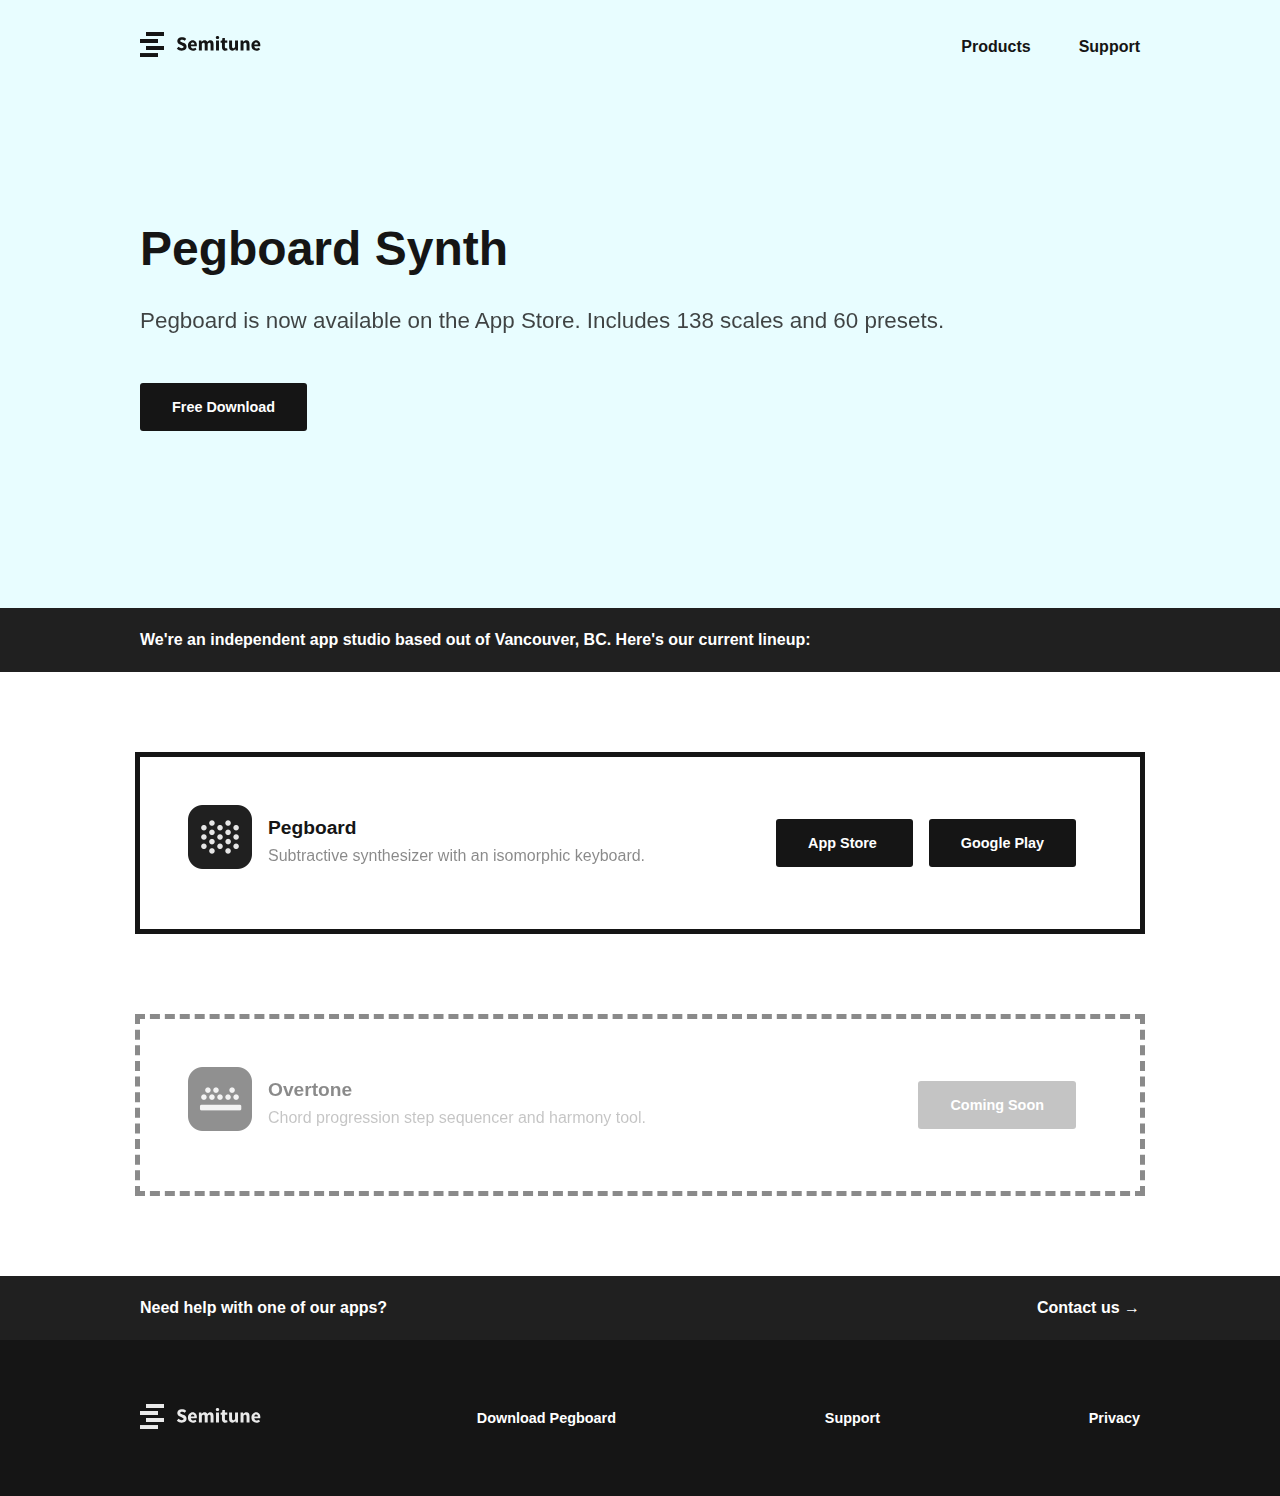
<file: index.html>
<!DOCTYPE html>
<html lang="en">
  <head>
    <meta charset="utf-8" />
    <meta name="description" content="Semitune creates mobile apps for music producers. Creator of Pegboard and Overtone." />
    <meta name="viewport" content="width=device-width, initial-scale=1" />
    <title>Semitune - Software for music industry professionals</title>
    <link rel="icon" type="image/png" href="/favicon.png" />
    <link rel="stylesheet" href="main.css" />
  </head>
  <body class="landing">
    <header class="header">
      <div class="header-content">
        <a href="/">
          <img src="./images/semitune-logo.svg" class="logo" alt="Semitune logo" />
        </a>
        <nav class="menu">
          <a href="/#products">Products</a>
          <a href="/support">Support</a>
        </nav>
      </div>
    </header>
    <section class="masthead">
      <div class="masthead-content">
        <h1 class="masthead-heading">Pegboard Synth</h1>
        <p class="masthead-copy">Pegboard is now available on the App Store. Includes 138 scales and 60 presets.</p>
        <a href="https://apps.apple.com/us/app/pegboard-synth/id1566248837" class="button">
          Free Download
        </a>
      </div>
    </section>
    <div class="ticker" id="products">
      <div class="ticker-content">
          We're an independent app studio based out of Vancouver, BC. Here's our current lineup:
      </div>
    </div>
    <div class="products">
      <div class="product product-pegboard">
        <div class="product-content">
          <div class="product-info">
            <img src="./images/pegboard-icon.png" alt="Pegboard icon" class="product-icon" />
            <div>
              <h2 class="product-heading">Pegboard</h2>
              <p class="product-description">Subtractive synthesizer with an isomorphic keyboard.</p>
            </div>
          </div>
          <div class="product-action">
            <a href="https://apps.apple.com/us/app/pegboard-synth/id1566248837" target="_blank" class="button">
              App Store
            </a>
            <a href="https://play.google.com/store/apps/details?id=com.semitune.pegboard" target="_blank" class="button">
              Google Play
            </a>
          </div>
        </div>
      </div>
      <div class="product disabled-product">
        <div class="product-content">
          <div class="product-info">
            <img src="./images/overtone-icon.png" alt="Overtone icon" class="product-icon" />
            <div>
              <h2 class="product-heading">Overtone</h2>
              <p class="product-description">Chord progression step sequencer and harmony tool.</p>
            </div>
          </div>
          <div class="product-action">
            <a href="javascript:void(0)" class="button disabled-button">Coming Soon</a>
          </div>
        </div>
      </div>
    </div>
    <div class="ticker">
      <div class="ticker-content">
        Need help with one of our apps? 
        <a href="/support" class="ticker-action">Contact us →</a>
      </div>
    </div>
    <footer class="footer">
      <div class="footer-content">
        <a href="/">
          <img src="./images/semitune-logo.svg" class="logo" alt="Semitune logo" />
        </a>
        <a href="https://play.google.com/store/apps/details?id=com.semitune.pegboard">Download Pegboard</a>
        <a href="/support">Support</a>
        <a href="/privacy">Privacy</a>
      </div>
    </footer>
  </body>
</html>
</file>
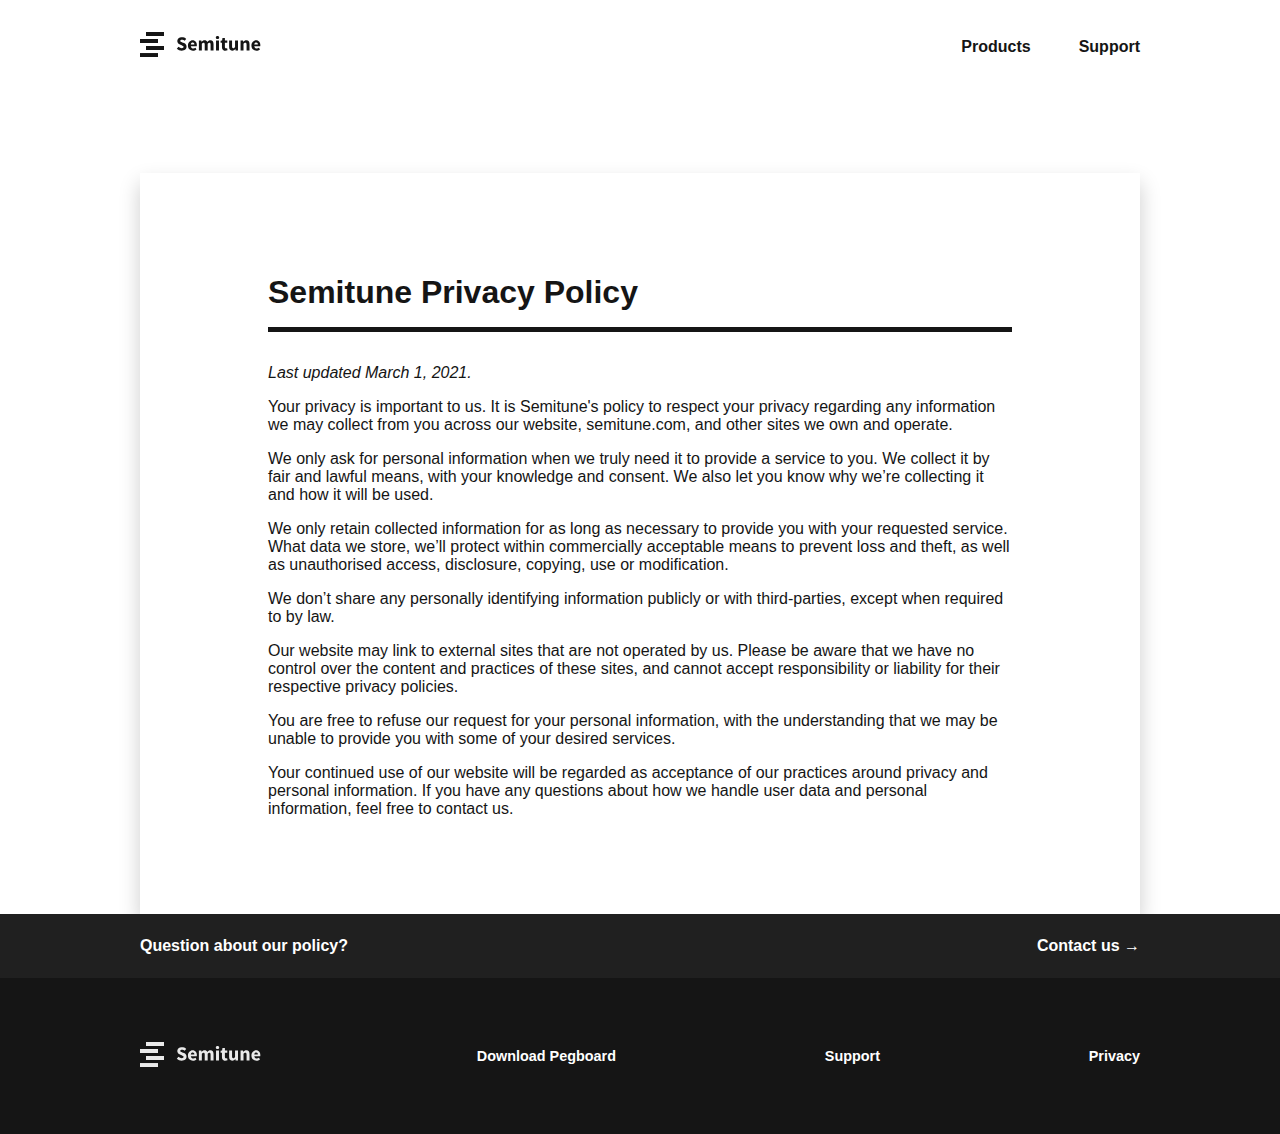
<file: privacy.html>
<!DOCTYPE html>
<html lang="en">
  <head>
    <meta charset="utf-8" />
    <meta name="description" content="The Privacy Policy for semitune.com. Semitune creates mobile apps for music producers." />
    <meta name="viewport" content="width=device-width, initial-scale=1" />
    <title>Semitune - Privacy Policy</title>
    <link rel="icon" type="image/png" href="/favicon.png" />
    <link rel="stylesheet" href="main.css" />
    <link rel="icon" href="favicon.png" />
  </head>
  <body>
    <header class="header">
      <div class="header-content">
        <a href="/">
          <img src="./images/semitune-logo.svg" class="logo" alt="Semitune logo" />
        </a>
        <nav class="menu">
          <a href="/#products">Products</a>
          <a href="/support">Support</a>
        </nav>
      </div>
    </header>
    <div class="document">
      <h1 class="document-heading">Semitune Privacy Policy</h1>
      <em>Last updated March 1, 2021.</em>

      <p>Your privacy is important to us. It is Semitune's policy to respect your
      privacy regarding any information we may collect from you across our
      website, semitune.com, and other sites we own and operate.</p>

      <p>We only ask for personal information when we truly need it to provide a
      service to you. We collect it by fair and lawful means, with your
      knowledge and consent. We also let you know why we’re collecting it and
      how it will be used.</p>

      <p>We only retain collected information for as long as necessary to provide
      you with your requested service. What data we store, we’ll protect
      within commercially acceptable means to prevent loss and theft, as well
      as unauthorised access, disclosure, copying, use or modification.</p>

      <p>We don’t share any personally identifying information publicly or with
      third-parties, except when required to by law.</p>

      <p>Our website may link to external sites that are not operated by us.
      Please be aware that we have no control over the content and practices
      of these sites, and cannot accept responsibility or liability for their
      respective privacy policies.</p>

      <p>You are free to refuse our request for your personal information, with
      the understanding that we may be unable to provide you with some of your
      desired services.</p>

      <p>Your continued use of our website will be regarded as acceptance of our
      practices around privacy and personal information. If you have any
      questions about how we handle user data and personal information, feel
      free to contact us.</p>
    </div>
    <div class="ticker">
      <div class="ticker-content">
        Question about our policy?
        <a href="mailto:support@semitune.com" class="ticker-action">Contact us →</a>
      </div>
    </div>
    <footer class="footer">
      <div class="footer-content">
        <a href="/">
          <img src="./images/semitune-logo.svg" class="logo" alt="Semitune logo" />
        </a>
        <a href="https://play.google.com/store/apps/details?id=com.semitune.pegboard">Download Pegboard</a>
        <a href="/support">Support</a>
        <a href="/privacy">Privacy</a>
      </div>
    </footer>
  </body>
</html>
</file>
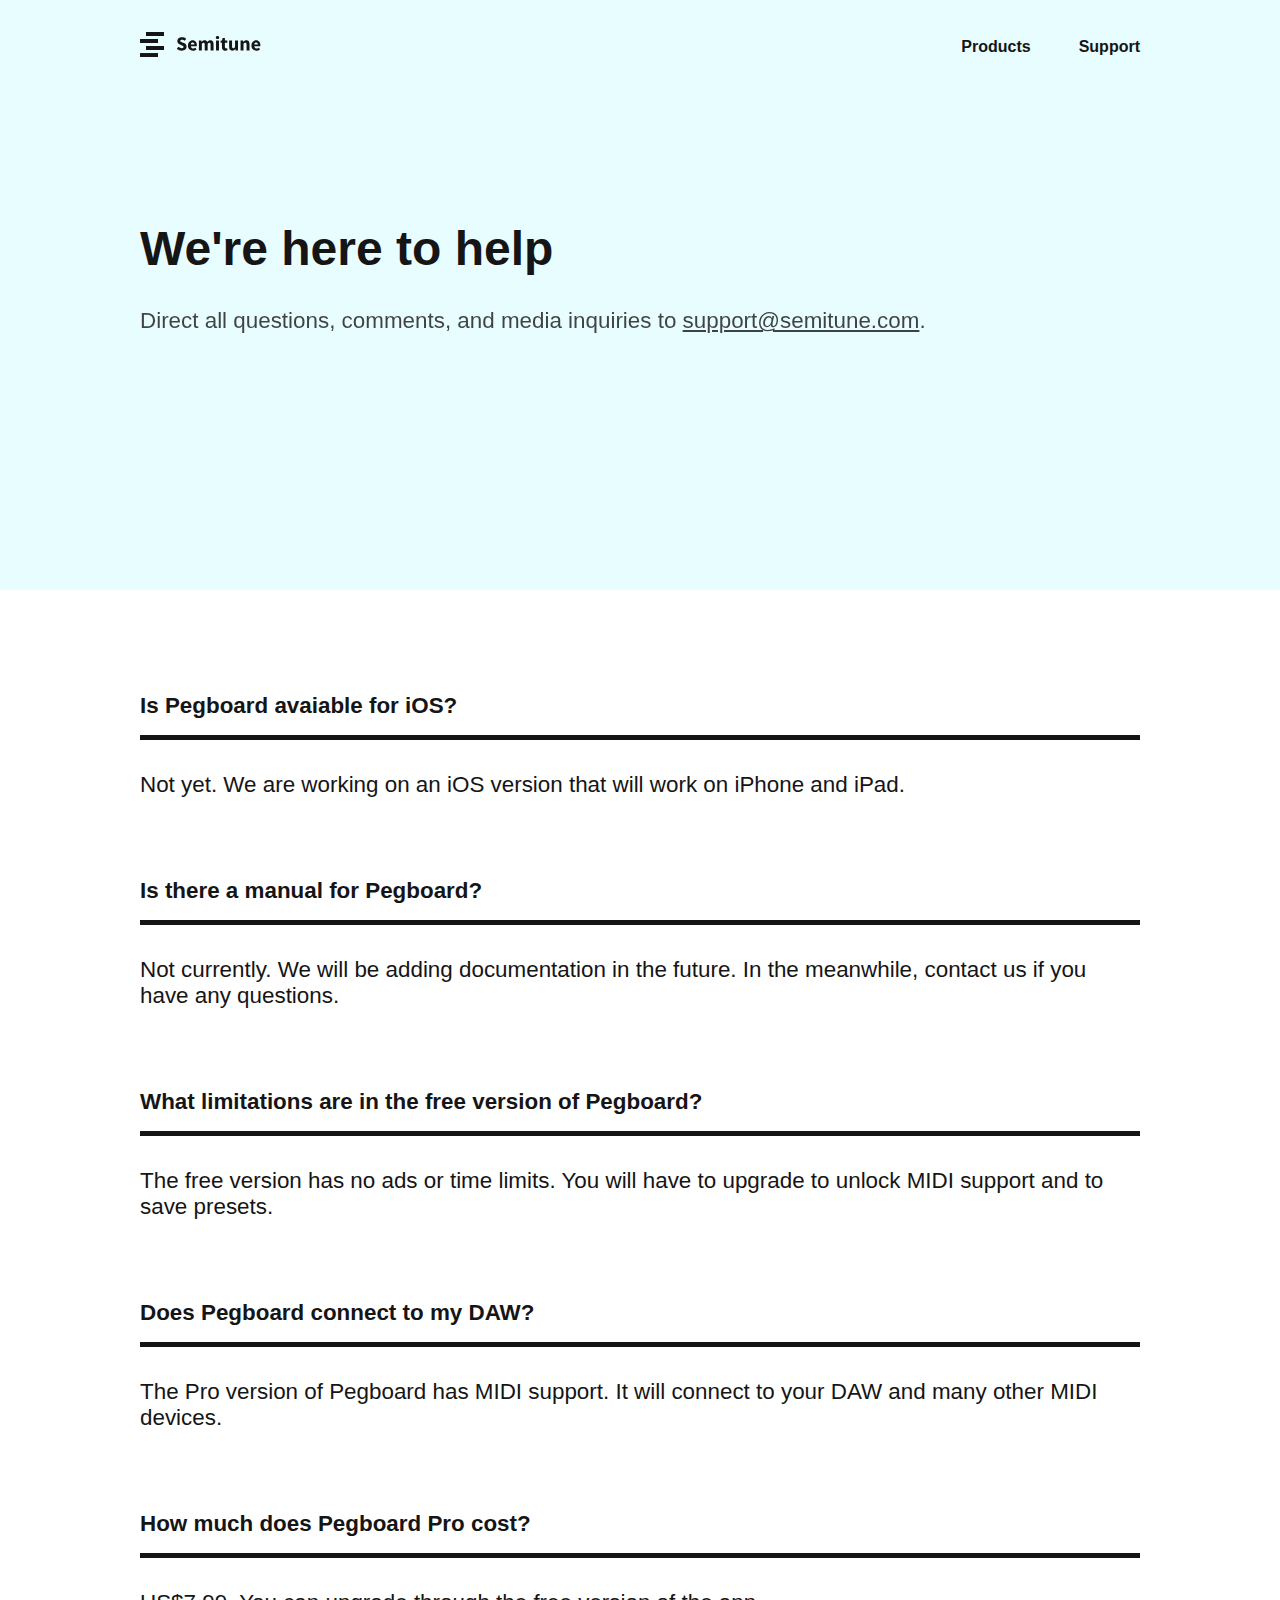
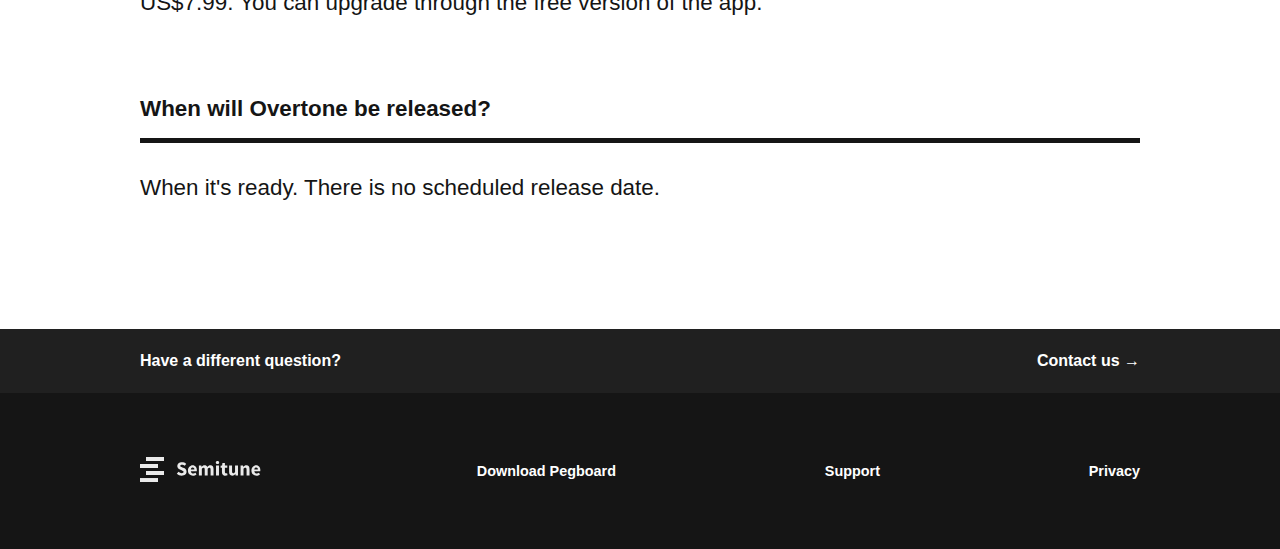
<file: support.html>
<!DOCTYPE html>
<html lang="en">
  <head>
    <meta charset="utf-8" />
    <meta name="viewport" content="width=device-width, initial-scale=1" />
    <meta name="description" content="Support and contact info for our company. Semitune creates mobile apps for music producers." />
    <title>Semitune - We're here to help</title>
    <link rel="icon" type="image/png" href="/favicon.png" />
    <link rel="stylesheet" href="main.css" />
    <link rel="icon" href="favicon.png" />
  </head>
  <body class="landing">
    <header class="header">
      <div class="header-content">
        <a href="/">
          <img src="./images/semitune-logo.svg" class="logo" alt="Semitune logo" />
        </a>
        <nav class="menu">
          <a href="/#products">Products</a>
          <a href="/support">Support</a>
        </nav>
      </div>
    </header>
    <section class="masthead">
      <div class="masthead-content">
        <h1 class="masthead-heading">We're here to help</h1>
        <p class="masthead-copy">Direct all questions, comments, and media inquiries to
          <a href="mailto:support@semitune.com" class="inline-link">support@semitune.com</a>.</p>
      </div>
    </section>
    <div class="questions">
      <dl class="questions-list">
        <dt class="questions-q">Is Pegboard avaiable for iOS?</dt>
        <dd class="questions-a">Not yet. We are working on an iOS version that will work on
          iPhone and iPad.</dd>

        <dt class="questions-q">Is there a manual for Pegboard?</dt>
        <dd class="questions-a">Not currently. We will be adding documentation in the future.
          In the meanwhile, contact us if you have any questions.
        </dd>

        <dt class="questions-q">What limitations are in the free version of Pegboard?</dt>
        <dd class="questions-a">The free version has no ads or time limits. You will have to
          upgrade to unlock MIDI support and to save presets.
        </dd>

        <dt class="questions-q">Does Pegboard connect to my DAW?</dt>
        <dd class="questions-a">The Pro version of Pegboard has MIDI support. It will connect
          to your DAW and many other MIDI devices.
        </dd>

        <dt class="questions-q">How much does Pegboard Pro cost?</dt>
        <dd class="questions-a">US$7.99. You can upgrade through the free version of the app.</dd>

        <dt class="questions-q">When will Overtone be released?</dt>
        <dd class="questions-a">When it's ready. There is no scheduled release date.</dd>
      </dl>
    </div>
    <div class="ticker">
      <div class="ticker-content">
        Have a different question?
        <a href="mailto:support@semitune.com" class="ticker-action">Contact us →</a>
      </div>
    </div>
    <footer class="footer">
      <div class="footer-content">
        <a href="/">
          <img src="./images/semitune-logo.svg" class="logo" alt="Semitune logo" />
        </a>
        <a href="https://play.google.com/store/apps/details?id=com.semitune.pegboard">Download Pegboard</a>
        <a href="/support">Support</a>
        <a href="/privacy">Privacy</a>
      </div>
    </footer>
  </body>
</html>
</file>
<file: main.css>
body {
  font-family: Arial, Helvetica, sans-serif;
  font-size: 16px;
  margin: 0;
  color: #151515;
}

img {
  max-width: 100%;
}

a {
  text-decoration: none;
  color: inherit;
  font-weight: bold;
}

.inline-link {
  font-weight: normal;
  text-decoration: underline
}

.notice {
  background-color: #ffeb3b;
  padding: 1rem;
  text-align: center;
  font-weight: bold;
}

.landing .header {
  background: #e8fdff;
}

.header-content {
  display: flex;
  align-items: center;
  padding: 2rem;
  max-width: 1000px;
  margin: 0 auto;
}

.menu {
  display: flex;
  flex-direction: row;
  margin-left: auto;
}

.menu a {
  display: block;
  margin-left: 3rem;
}

.masthead {
  background: #e8fdff;
  padding: 6rem 2rem 12rem;
}

.masthead-content {
  max-width: 1000px;
  margin: 0 auto;
}

.masthead-heading {
  font-size: 3rem;
}

.masthead-copy {
  font-size: 1.4rem;
  opacity: 0.8;
  margin-bottom: 4rem;
}

.lightbox {
  display: none;
  align-items: center;
  justify-content: center;
  position: fixed;
  top: 0;
  left: 0;
  right: 0;
  bottom: 0;
  background: rgba(0, 0, 0, 0.9);
}

.lightbox-close {
  border: none;
  outline: none;
  background: none;
  font-size: 3rem;
  color: white;
  position: absolute;
  top: 2rem;
  right: 3rem;
  cursor: pointer;
}

.lightbox-video {
  width: 800px;
  height: 450px;
}

.lightbox-video iframe {
  position: absolute;
  top: 0;
  left: 0;
  width: 100%;
  height: 100%;
}


.ticker {
  padding: 1rem 2rem;
  background: #202020;
  color: white;
  font-weight: bold;
  line-height: 2;
}

.ticker-content {
  max-width: 1000px;
  margin: 0 auto;
}

.ticker-action {
  float: right;
  margin-left: auto;
}

.products {
  padding: 0 2rem;
}

.product {
  max-width: 1000px;
  margin: 5rem auto;
  border: 5px solid #151515;
}

.disabled-product {
  border-style: dashed;
  opacity: 0.5;
}

.product-content {
  padding: 3rem;
  display: flex;
  align-items: center;
}

.product-info {
  display: flex;
}

.product-icon {
  width: 64px;
  height: 64px;
  margin-right: 1rem;
  border-radius: 10px;
}

.product-heading {
  font-size: 1.2rem;
  margin-top: 0.75rem;
  margin-bottom: 0.5rem;
}

.product-description {
  margin-top: 0.5rem;
  opacity: 0.5;
}

.product-action {
  margin-left: auto;
}

.button, .secondary-button {
  border: none;
  background: #151515;
  color: white;
  font-size: 0.9rem;
  font-weight: bold;
  margin: 1rem 1rem 1rem 0;
  padding: 1rem 2rem;
  border-radius: 3px;
  white-space: nowrap;
  cursor: pointer;
}

.secondary-button {
  background: #cfe2e4;
  color: #151515;
}

.disabled-button {
  opacity: 0.5;
  cursor: default;
}

.document {
  max-width: 1000px;
  margin: 5rem auto 0;
  padding: 5rem 8rem;
  box-shadow: 0 10px 20px rgba(0, 0, 0, 0.2);
  box-sizing: border-box;
}

.document-heading {
  padding-bottom: 1rem;
  margin-bottom: 2rem;
  border-bottom: 5px solid #151515;
}

.questions {
  font-size: 1.4rem;
  max-width: 1000px;
  margin: 0 auto;
  padding: 4rem 2rem;
}

.questions-q {
  font-weight: bold;
  padding: 1rem 0;
  border-bottom: 5px solid #151515;
}

.questions-a {
  margin: 2rem 0 4rem;
}

.footer {
  padding: 4rem 2rem;
  background: #151515;
}

.footer-content {
  display: flex;
  justify-content: space-between;
  align-items: center;
  max-width: 1000px;
  margin: 0 auto;
}

.footer .logo {
  filter: invert(1);
}

.footer a {
  color: white;
  font-size: 0.9rem;
}

@media (max-width: 1000px) {
  .document {
    padding: 5rem 2rem;
  }
}

@media (max-width: 800px) {
  .lightbox-video {
    width: 400px;
    height: 225px;
  }

  .product-heading {
    margin-top: 0;
  }

  .product-content {
    flex-direction: column;
  }

  .product-action {
    width: 100%;
    margin: 0;
  }

  .product-action .button {
    display: block;
    width: 100%;
    text-align: center;
    box-sizing: border-box;
  }
}

@media (max-width: 600px) {
  body {
    font-size: 14px;
  }

  .masthead .button, .masthead .secondary-button {
    display: block;
    width: 100%;
    box-sizing: border-box;
    text-align: center;
    margin: 2rem 0;
  }

  .footer-content {
    flex-direction: column;
    align-items: unset;
  }
  
  .footer-content > * {
    margin: 1rem 0;
  }

  .footer-content .logo {
    margin-bottom: 2rem;
  }
}

@media (max-width: 400px) {
  .ticker-content {
    font-size: 0.8rem;
  }
}
</file>
